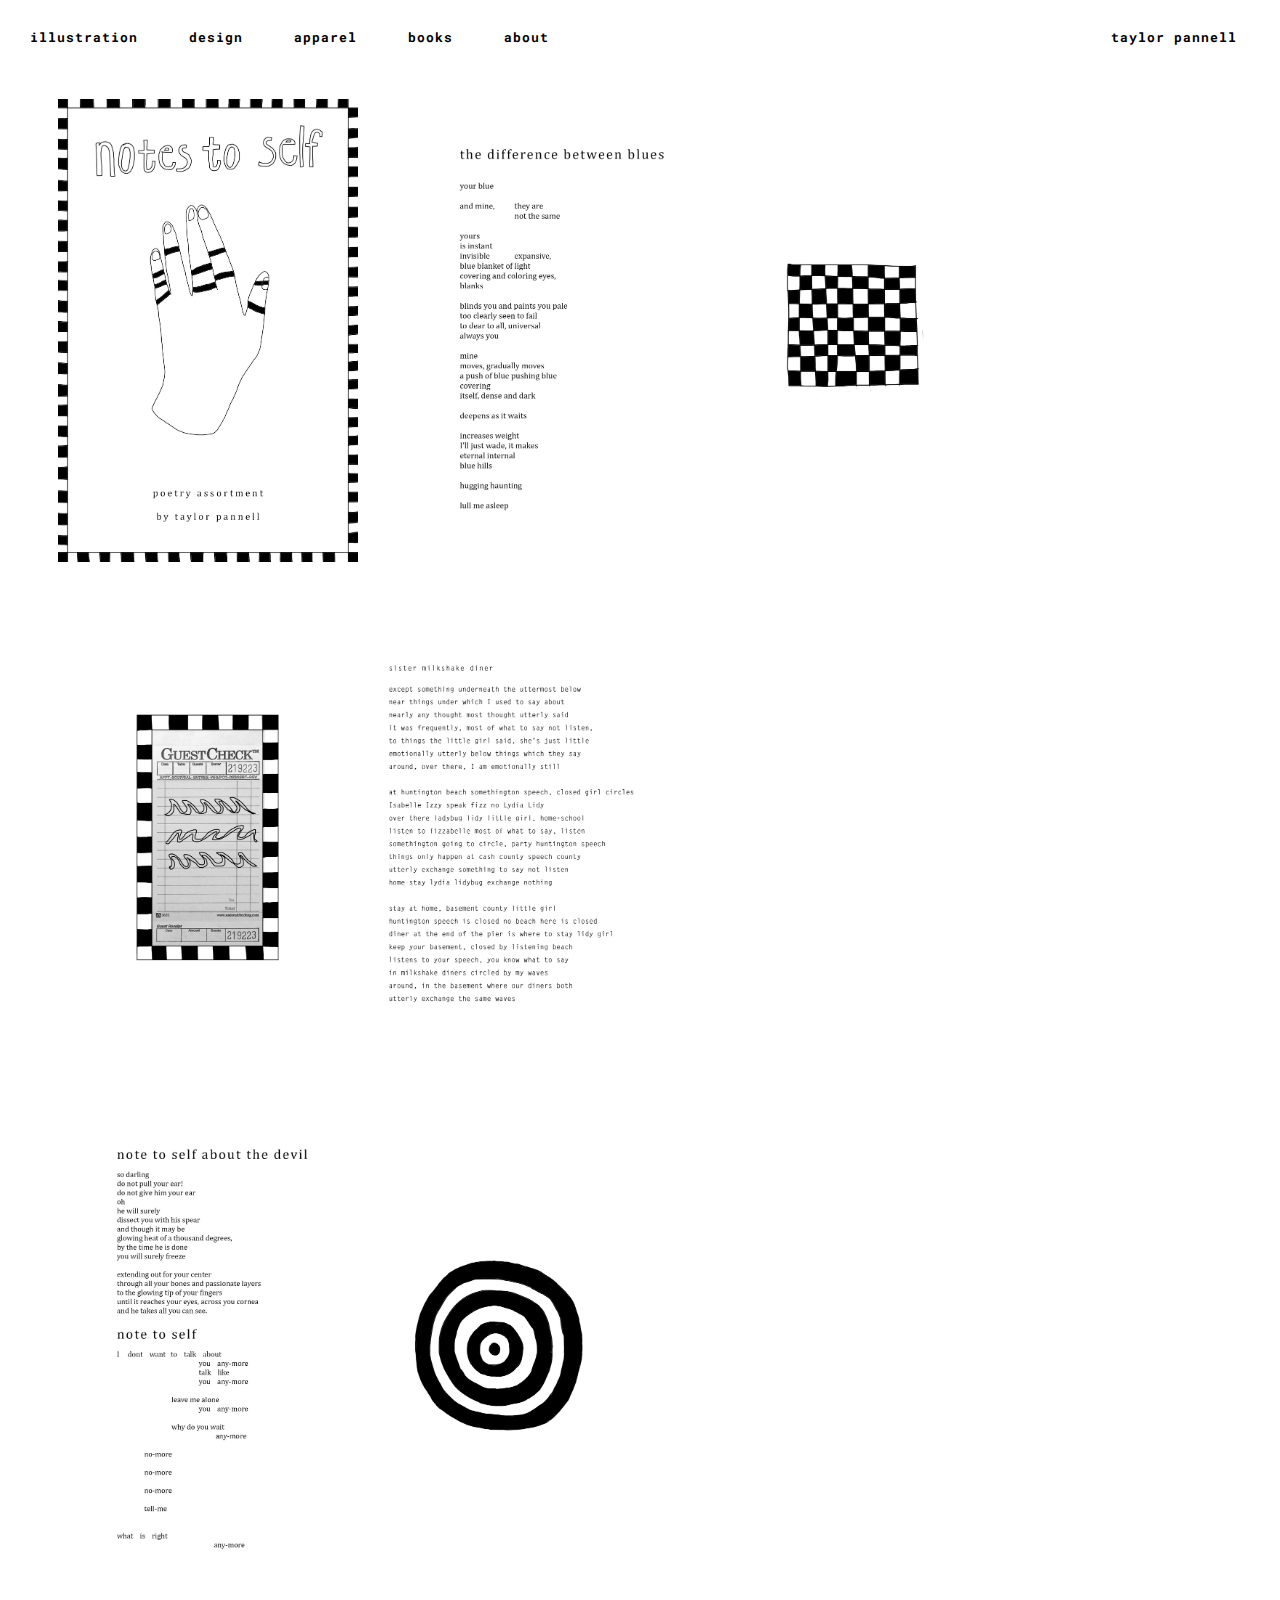
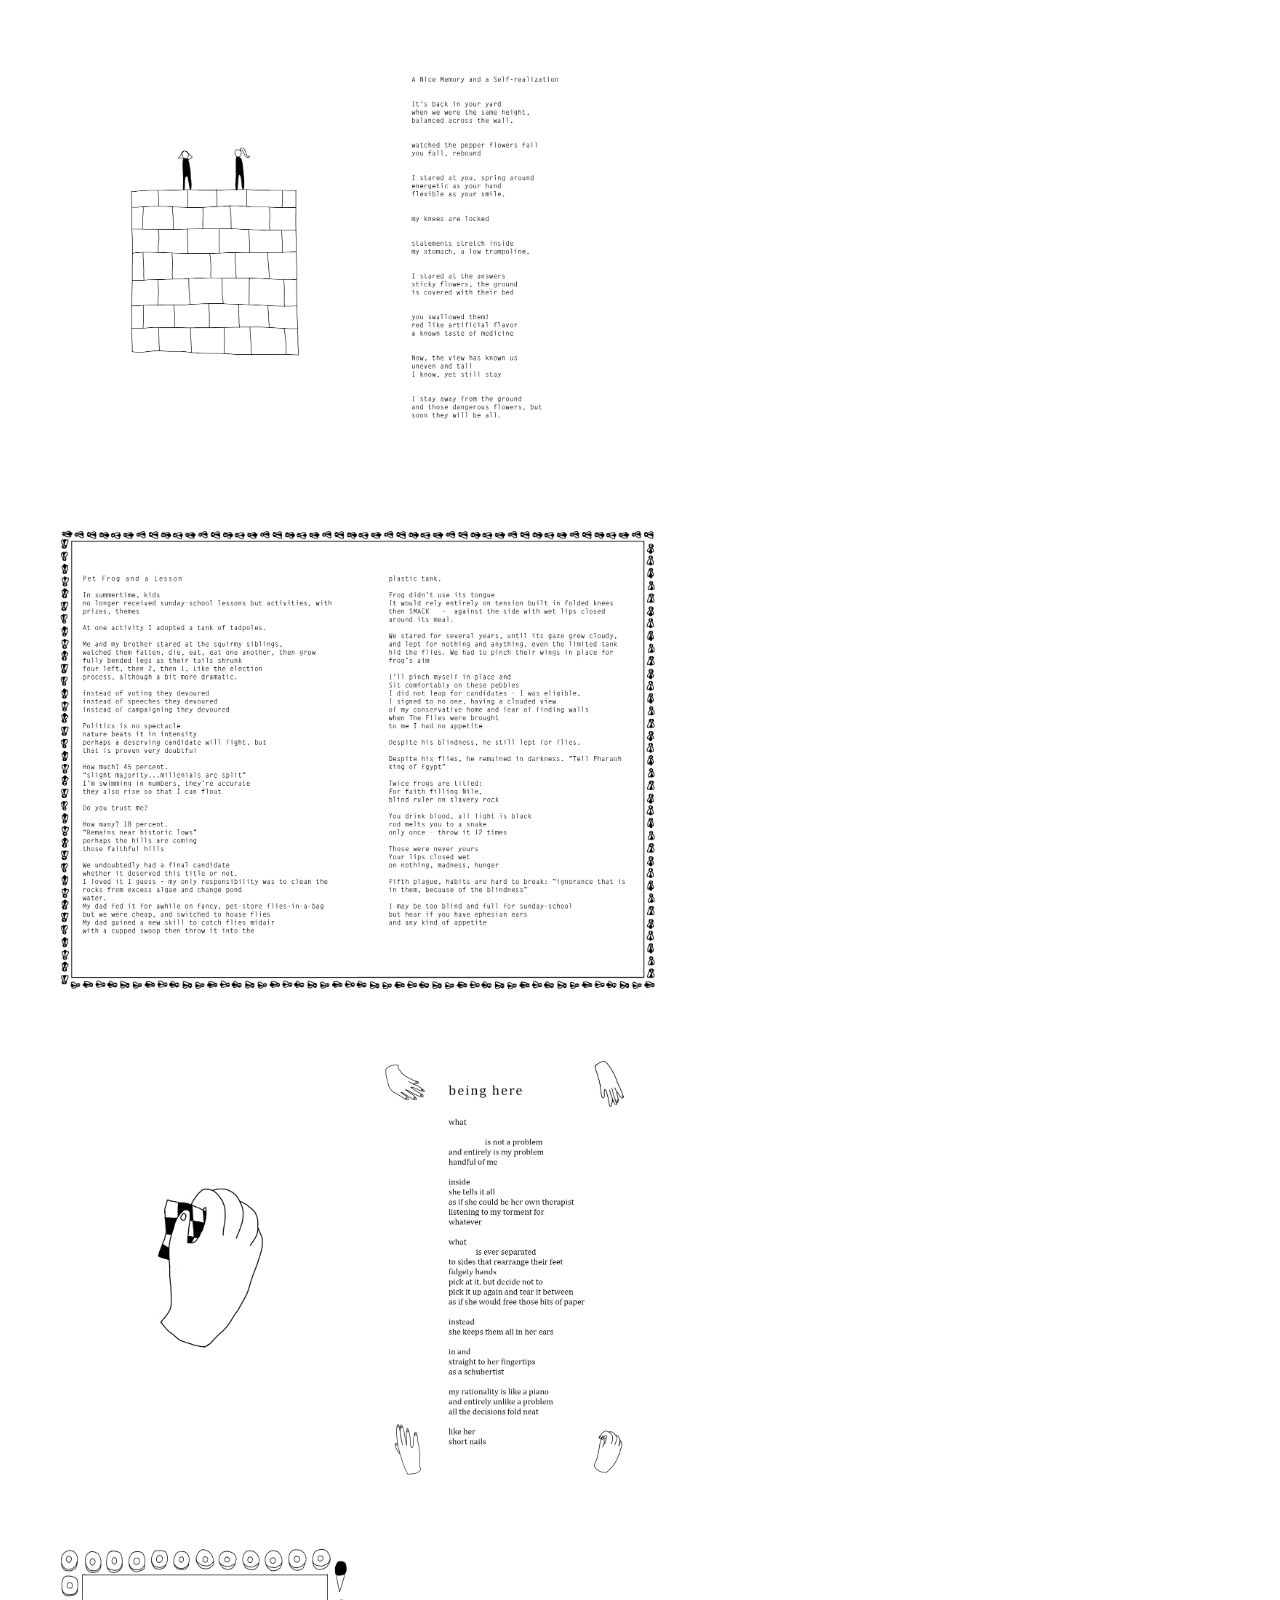
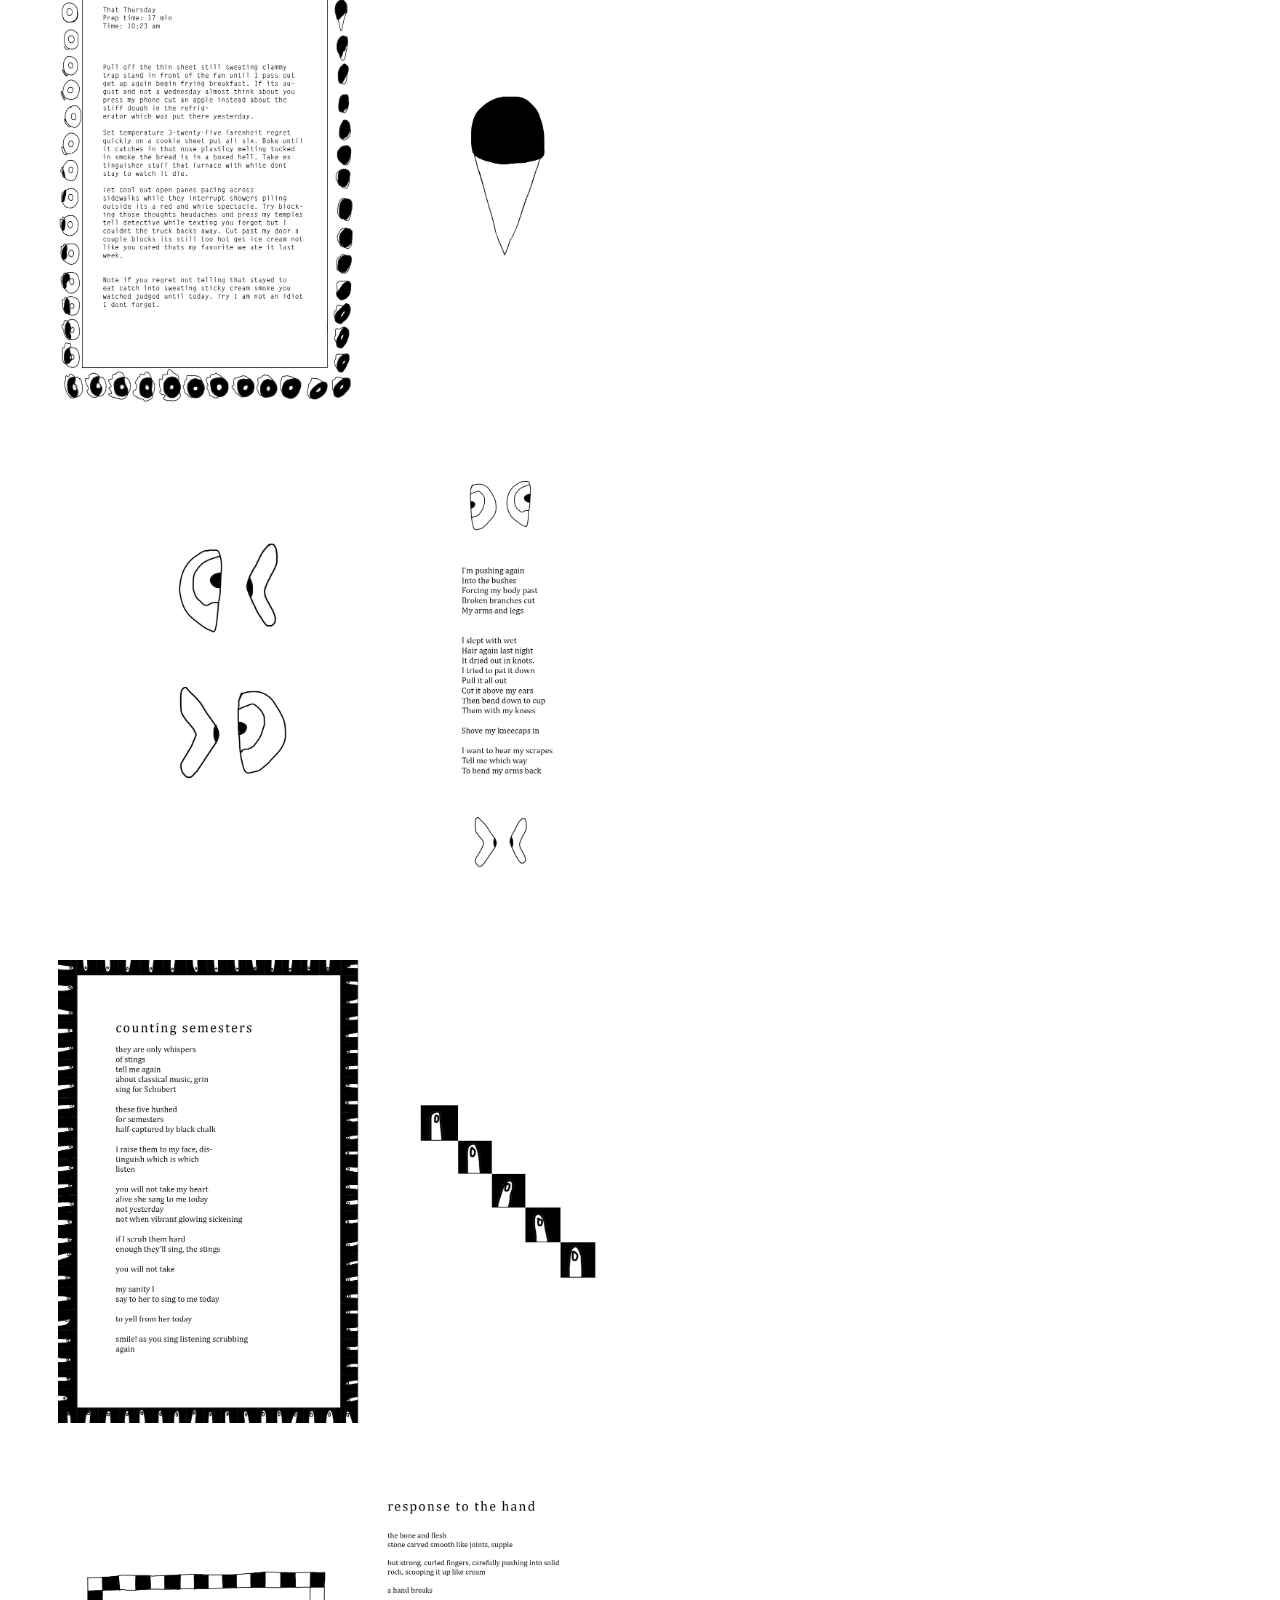
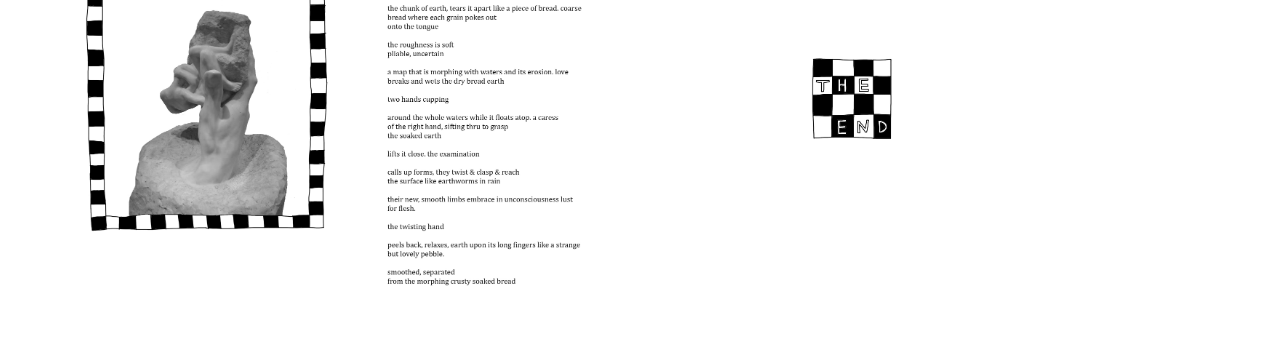
<file: notestoself.html>
<!DOCTYPE html>
<html>
<head>
  <meta charset="utf-8">
  <meta name="viewport" content="width=device-width, initial-scale=1">
  <link href="https://fonts.googleapis.com/css?family=Roboto|Roboto+Mono&display=swap" rel="stylesheet">
  <link rel="stylesheet" href="myweb.css">
  <link rel="script" href="modal.js">
  <link rel="script" href="mobilemenu.js">
  <title>taylor pannell</title>


</head>

<body>

<div class="container">
  <div class="mobile_menu">
     <button onclick="menuappear()" class="dropbtn">menu</button>
     <div id="myMenu" class="menu-content">
      <ul>
      <li><a href="illustration.html">illustration</a></li>
      <li><a href="design.html">design</a></li>
      <li><a href="apparel.html">apparel</a></li>
      <li><a href="books.html/">books</a></li>
      <li><a href="about.html">about</a></li>
    </div>
    <script src="mobilemenu.js"> </script>
</div>



<header>
    <div class="navbar">

   <ul class="leftnav">
    <li>
      <a href="illustration.html">illustration</a> 
    </li>
    <li>
      <a href="design.html">design</a>
    </li>
    <li>
      <a href="apparel.html">apparel</a>
    </li>
   <li>
      <a href="books.html">books</a>
   </li>
   
    <li>
      <a href="about.html">about</a>
    </li>

    <li id="logo">
   <a href="index.html">taylor pannell</a>
	</li>
</ul>
</div>
    
</header>

<main id="page">

<img class="myImages" src="images/notespot.jpg">
<img class="myImages" id="largeimg" src="images/notestoself/notes3.jpg">
<img class="myImages" id="largeimg" src="images/notestoself/notes4.jpg">
<img class="myImages" id="largeimg" src="images/notestoself/notes5.jpg">
<img class="myImages" id="largeimg" src="images/notestoself/notes6.jpg">
<img class="myImages" id="largeimg" src="images/notestoself/notes7.jpg">
<img class="myImages" id="largeimg" src="images/notestoself/notes8.jpg">
<img class="myImages" id="largeimg" src="images/notestoself/notes9.jpg">
<img class="myImages" id="largeimg" src="images/notestoself/notes10.jpg">
<img class="myImages" id="largeimg" src="images/notestoself/notes11.jpg">
<img class="myImages" id="largeimg" src="images/notestoself/notes12.jpg">
<img class="myImages" src="images/notestoself/notes13.jpg">

<div id="myModal" class="modal">
	<span class="close">&times;</span>
	 <img class="modal-content" id="img01">
	 <div id="caption"></div>
	 <script src="modal.js"> </script>
</div>


</main>
</file>
<file: myweb.css>
body,
body * {
  background:      unset;
  outline:    0.0rem solid hsla(1000, 0%, 0%, 1) ;
  margin:          unset;
  box-sizing:      unset;
  padding:         unset;
  color:           unset;
  text-decoration: unset;
}

div {
  display: block;
}


header {
  padding: none;

}

.navbar {
  
  background-color: none;
  display: flex-start;
  flex-flow: row wrap;
  justify-content: space-around;
}

.leftnav {
   /* illustration design apparel books about*/
    font-family: 'Roboto Mono', monospace;
    font-size: 13px;
    line-height: 1.6em;
    text-transform: lowercase;
    letter-spacing: 1px;
    font-weight: bold;
    font-style: normal;

    display:flex;
   /* margin-right: auto;*/
    
}

ul {
  list-style: none;
  margin: 5px;
  margin-top: 2px;
  /*padding: 5px;*/
}

li {

  padding: 2%;
}

li a {
  display: flex;
  width: ;
  /*padding: 30%;*/
}

li a:hover {
  color: #008F32;
  cursor: pointer;
  }

#logo {

  position:relative;
  display:flex;
  
  margin-top: 0;
  margin-right: 1%;
  margin-left: auto;
  padding: none;
}

/*-------------mobile menu----------------*/

.dropbtn {
  
  background-color: black;
  color: white;
  padding: 16px;
  font-size: 16px;
  cursor: default;
 font-family: 'Roboto Mono', monospace;
}

.dropbtn:hover {
  background-color: #008F32;
}

.dropdown a:hover {background-color: #008F32;}

.dropdown {
  position: relative;
  display: inline-block;
  margin-top: 10%;
  margin-left: auto;
  margin-right: auto;

}

.mobile_menu {
  position: relative;
  display: none;
}

.menu-content {
  display: none; /* to not show before clicking */
  position: relative; /* if absolute, will overlap text below, hover over by setting z-index to 1*/
  background-color: white;
  width: 93%; /*to set width to size of button*/
  overflow: auto; 
  box-shadow: none;
  z-index: 0;
  align-content: center;
}

.menu-content a {
  color: black;
  padding: 4px;
  text-decoration: none;
  display: block;
  

}

.dropdown a:hover {background-color: #008F32;}

.show {display: block;}

h2, p {
  margin-left: 10%;
  padding-left: 30px;
}

/*----------------image formatting----------------*/

main {
  display: block;
  margin-left: 3%;
  margin-right: 3%;
}



#bannerimg {
  width: 50vw;
  margin-left: 25vw;
  margin-right: 25vw;
}

/*---------------image zoom--------------------*/

.myImages {
  border-radius: 10px;
  padding: 20px;
  cursor: pointer;
  transition: 0.3s;
  width: 100%;
  max-width: 300px;
}

.myImages:hover {opacity: 0.7;}

#medimg {
  max-width:450px;
}

#largeimg {
  max-width:600px;
}

/* The Modal (background) */
.modal {
  display: none; /* Hidden by default */
  position: fixed; /* Stay in place */
  z-index: 1; /* Sit on top */
  padding-top: 100px; /* Location of the box */
  left: 0;
  top: 0;
  width: 100%; /* Full width */
  height: 100%; /* Full height */
  overflow: auto; /* Enable scroll if needed */
  background-color: rgb(0,0,0); /* Fallback color */
  background-color: rgba(0,0,0,0.9); /* Black w/ opacity */
}

/* Modal Content (Image) */
.modal-content {
  margin: auto;
  display: block;
  max-height:80%;
}

/* Caption of Modal Image (Image Text) - Same Width as the Image */
#caption {
  margin: auto;
  display: block;
  width: 80%;
  max-width: 900px;
  text-align: center;
  font-family: 'Roboto Mono', 'monospace';
  font-size: 0.7em;
  font-style: italic;
  color: #ccc;
  padding: 10px 0;
  height: 40px;
}


/* The Close Button */
.close {
  position: absolute;
  top: 15px;
  right: 35px;
  color: #D5D5D5;
  font-size: 60px;
  font-weight: bold;
  transition: 0.3s;
}

.close:hover,
.close:focus {
  color: #bbb;
  text-decoration: none;
  cursor: pointer;
}

/* 100% Image Width on Smaller Screens */
@media only screen and (max-width: 700px){
  .modal-content {
    width: 100%;
  }
}


/*------------------------------------------*/

@media only screen and (max-width: 750px) {

img


  .show {
    display: block;
  }

   .leftnav {
    display: none;
  }

  .mobile_menu {
    display: block;
    text-align: center;
    
  }
  .menu-content {
    position: relative;
    font-family: 'Roboto Mono', monospace;
    text-transform: lowercase;
    letter-spacing: 1px;
    font-weight: bold;
    font-style: normal;
    text-align: center;
    min-width: 160px;
    background-color: white;

  }

  .menu-content a:hover {
    color: #008F32;
    cursor: cell;
  }
}
</file>
